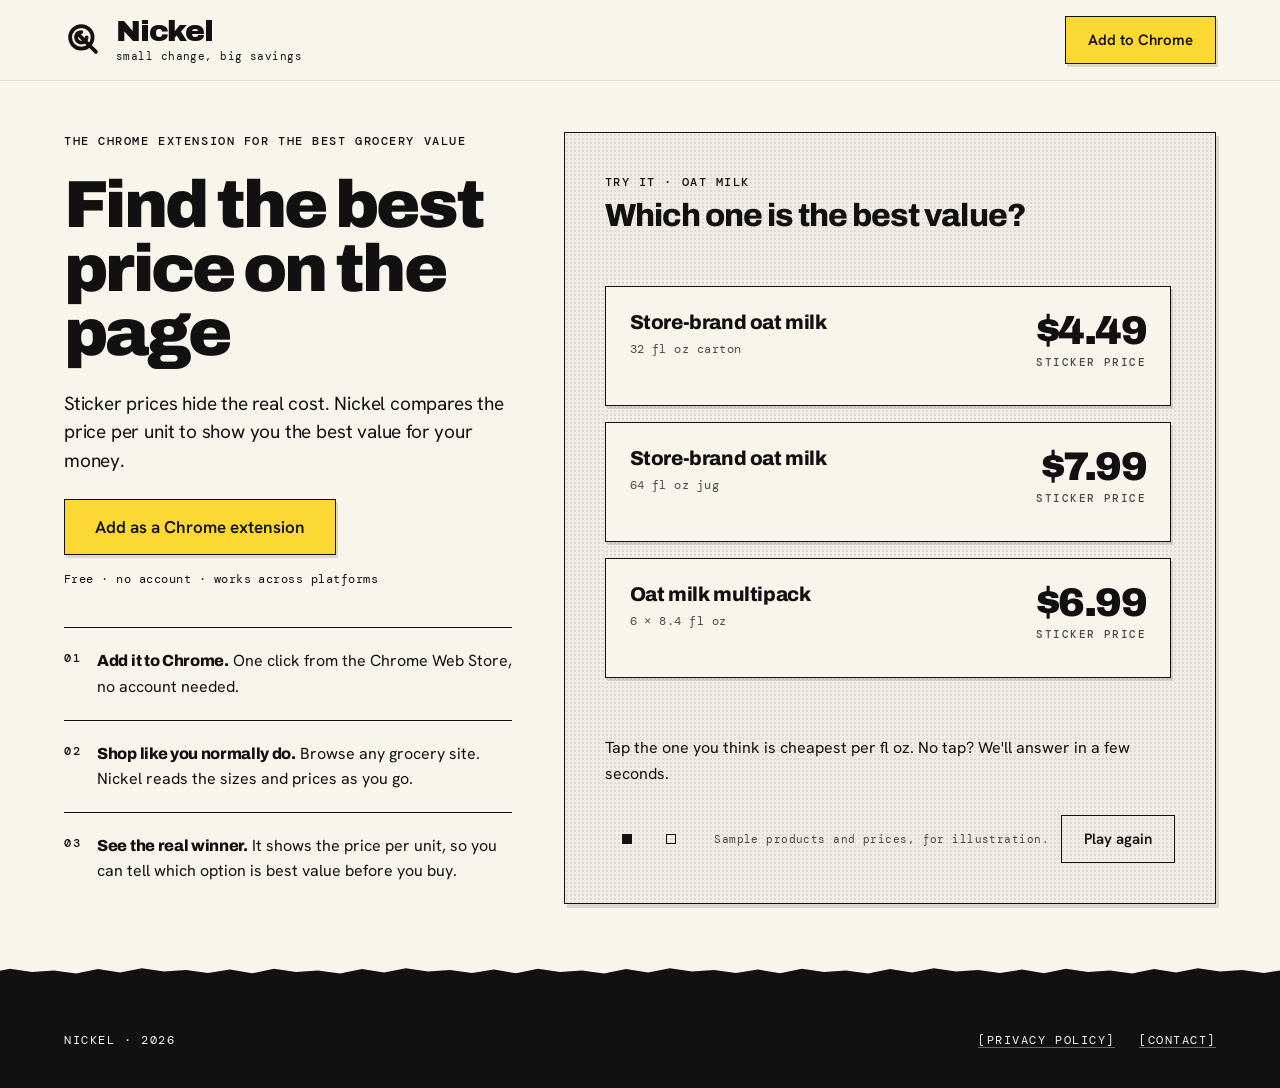
<file: index.html>
<!doctype html>
<html lang="en">
<head>
<meta charset="utf-8">
<meta name="viewport" content="width=device-width, initial-scale=1">
<title>Nickel: find the best price on the page</title>
<meta name="description" content="Nickel is a Chrome extension that compares price per unit to show you the best value for your money.">
<link rel="preconnect" href="https://fonts.googleapis.com">
<link rel="preconnect" href="https://fonts.gstatic.com" crossorigin>
<link rel="stylesheet" href="https://fonts.googleapis.com/css2?family=Archivo:wght@800;900&family=Archivo+Black&family=Hanken+Grotesk:wght@400;500;600;700&family=DM+Mono:wght@400;500&family=Permanent+Marker&display=swap">
<link rel="stylesheet" href="styles.css">
</head>
<body>
<header class="top">
  <span class="brand">
    <svg width="40" height="40" viewBox="0 0 64 64" role="img" aria-label="Nickel logo mark"><g transform="rotate(-45 32 32)"><circle cx="32" cy="26" r="18" fill="none" stroke="#111111" stroke-width="6"/><path d="M38.01 19.99 A8.5 8.5 0 1 0 38.01 32.01" fill="none" stroke="#111111" stroke-width="6" stroke-linecap="round"/><line x1="32" y1="17" x2="32" y2="59" stroke="#111111" stroke-width="6" stroke-linecap="round"/></g></svg>
    <span class="brand-text"><span class="wordmark">Nickel</span><span class="tagline">small change, big savings</span></span>
  </span>
  <a class="cta sm" href="#">Add to Chrome</a>
</header>

<main>
  <section class="left">
    <div class="intro">
      <p class="label">The Chrome extension for the best grocery value</p>
      <h1>Find the best price on the page</h1>
      <p class="sub">Sticker prices hide the real cost. Nickel compares the price per unit to show you the best value for your money.</p>
      <div class="cta-row">
        <a class="cta" href="#">Add as a Chrome extension</a>
        <span class="mono-note">Free · no account · works across platforms</span>
      </div>
    </div>
    <ol class="steps">
      <li><span class="num">01</span><p><strong>Add it to Chrome.</strong> One click from the Chrome Web Store, no account needed.</p></li>
      <li><span class="num">02</span><p><strong>Shop like you normally do.</strong> Browse any grocery site. Nickel reads the sizes and prices as you go.</p></li>
      <li><span class="num">03</span><p><strong>See the real winner.</strong> It shows the price per unit, so you can tell which option is best value before you buy.</p></li>
    </ol>
  </section>

  <section class="demo" aria-roledescription="carousel" aria-labelledby="demo-title">
    <div class="demo-head">
      <p class="label" id="eyebrow">Try it · Oat milk</p>
      <h2 id="demo-title">Which one is the best value?</h2>
    </div>

    <div class="viewport" id="viewport">
      <div class="track" id="track">
        <div class="slide game" id="slide1" role="group" aria-roledescription="slide" aria-label="1 of 2, guess the best value"></div>
        <div class="slide" id="slide2" role="group" aria-roledescription="slide" aria-label="2 of 2, Nickel in action" aria-hidden="true">
          <video id="video" src="assets/demo.mp4?v=3" poster="assets/poster.jpg?v=3" muted loop playsinline preload="auto" aria-label="Screen recording of Nickel comparing unit prices while shopping for groceries"></video>
        </div>
      </div>
    </div>

    <div class="below">
      <div aria-live="polite" class="msg" id="msg"></div>
      <div class="controls">
        <span class="dots">
          <button class="dot" id="dot1" type="button" aria-label="Show the guessing game" aria-current="true"><span></span></button>
          <button class="dot" id="dot2" type="button" aria-label="Show Nickel in action"><span></span></button>
        </span>
        <span class="right">
          <span class="mono-note muted">Sample products and prices, for illustration.</span>
          <button class="ghost" id="replay" type="button">Play again</button>
        </span>
      </div>
    </div>
  </section>
</main>

<div class="tear" aria-hidden="true">
  <svg width="100%" height="40" viewBox="0 0 1348 40" preserveAspectRatio="xMidYMin slice"><path fill="#111111" d="M0 1.5 L22 5.3 L44 0.7 L66 3.9 L88 2.4 L110 5.5 L132 1 L154 4.6 L176 0.3 L198 3.4 L220 2 L242 5 L264 1.5 L286 5.3 L308 0.7 L330 3.9 L352 2.4 L374 5.5 L396 1 L418 4.6 L440 0.3 L462 3.4 L484 2 L506 5 L528 1.5 L550 5.3 L572 0.7 L594 3.9 L616 2.4 L638 5.5 L660 1 L682 4.6 L704 0.3 L726 3.4 L748 2 L770 5 L792 1.5 L814 5.3 L836 0.7 L858 3.9 L880 2.4 L902 5.5 L924 1 L946 4.6 L968 0.3 L990 3.4 L1012 2 L1034 5 L1056 1.5 L1078 5.3 L1100 0.7 L1122 3.9 L1144 2.4 L1166 5.5 L1188 1 L1210 4.6 L1232 0.3 L1254 3.4 L1276 2 L1298 5 L1320 1.5 L1342 5.3 L1348 0.7 L1348 40 L0 40 Z"/></svg>
</div>
<footer>
  <span>Nickel · 2026</span>
  <span class="links"><a href="/privacy">[PRIVACY POLICY]</a><a href="mailto:lakshita@superrduperr.com">[CONTACT]</a></span>
</footer>

<script src="demo.js"></script>
</body>
</html>
</file>
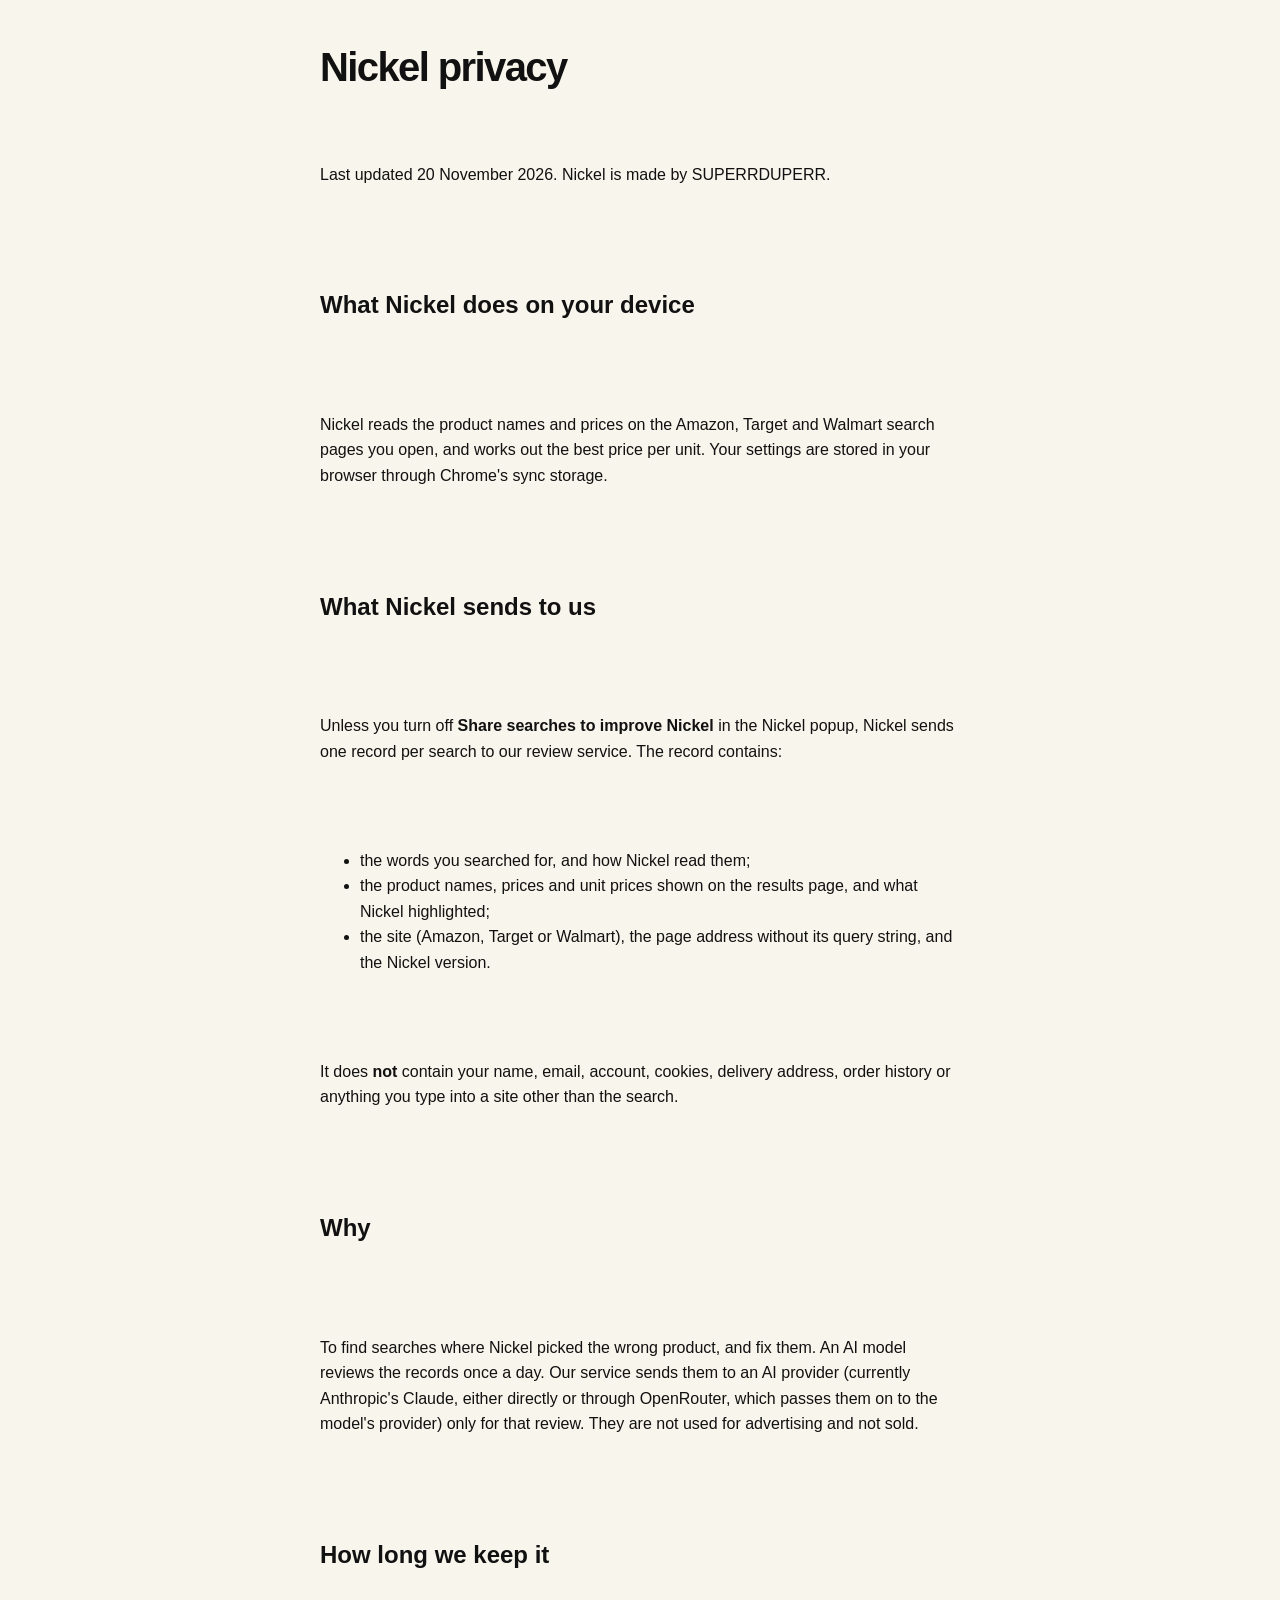
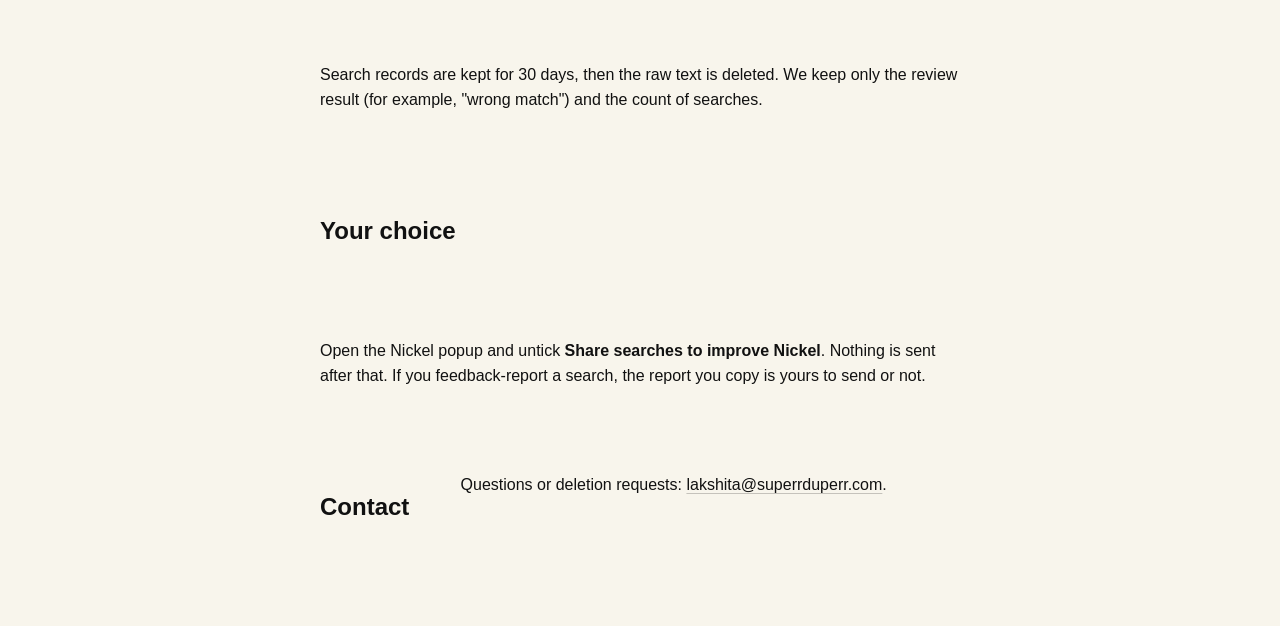
<file: privacy.html>
<!doctype html>
<html lang="en">
<head>
<meta charset="utf-8">
<meta name="viewport" content="width=device-width, initial-scale=1">
<title>Nickel privacy</title>
<link rel="stylesheet" href="styles.css">
<style>main{max-width:680px;margin:0 auto;padding:48px 20px 80px;font:16px/1.6 "Hanken Grotesk",Helvetica,Arial,sans-serif}h1{font-size:40px;margin:0 0 8px}h2{margin-top:32px}</style>
</head>
<body>
<main>
<h1>Nickel privacy</h1>
<p>Last updated 20 November 2026. Nickel is made by SUPERRDUPERR.</p>

<h2>What Nickel does on your device</h2>
<p>Nickel reads the product names and prices on the Amazon, Target and Walmart search pages you open, and works out the best price per unit. Your settings are stored in your browser through Chrome's sync storage.</p>

<h2>What Nickel sends to us</h2>
<p>Unless you turn off <b>Share searches to improve Nickel</b> in the Nickel popup, Nickel sends one record per search to our review service. The record contains:</p>
<ul>
<li>the words you searched for, and how Nickel read them;</li>
<li>the product names, prices and unit prices shown on the results page, and what Nickel highlighted;</li>
<li>the site (Amazon, Target or Walmart), the page address without its query string, and the Nickel version.</li>
</ul>
<p>It does <b>not</b> contain your name, email, account, cookies, delivery address, order history or anything you type into a site other than the search.</p>

<h2>Why</h2>
<p>To find searches where Nickel picked the wrong product, and fix them. An AI model reviews the records once a day. Our service sends them to an AI provider (currently Anthropic's Claude, either directly or through OpenRouter, which passes them on to the model's provider) only for that review. They are not used for advertising and not sold.</p>

<h2>How long we keep it</h2>
<p>Search records are kept for 30 days, then the raw text is deleted. We keep only the review result (for example, "wrong match") and the count of searches.</p>

<h2>Your choice</h2>
<p>Open the Nickel popup and untick <b>Share searches to improve Nickel</b>. Nothing is sent after that. If you feedback-report a search, the report you copy is yours to send or not.</p>

<h2>Contact</h2>
<p>Questions or deletion requests: <a href="mailto:lakshita@superrduperr.com">lakshita@superrduperr.com</a>.</p>
</main>
</body>
</html>
</file>
<file: styles.css>
/* Superrduperr brand tokens, as used on this page */
:root{
  --ink:#111111; --stock:#f8f5ec; --board:#efede6;
  --accent:#fbd832;            /* the one accent for this view: yellow */
  --good:#1e9b4b;              /* accent-green: right answer, ink text */
  --bad:#b8431a;               /* signal-undo rust: wrong answer, stock text */
  --orange:#f5741b;            /* link hover */
  --rule-hair:#11111118; --text-secondary:#111111c0;
  --lift-card:2px 3px 0 #11111120; --lift-panel:3px 4px 0 #11111120;
  --font-mark:"Archivo Black","Archivo",sans-serif;
  --font-display:"Archivo","Helvetica Neue",sans-serif;
  --font-body:"Hanken Grotesk","Helvetica Neue",sans-serif;
  --font-mono:"DM Mono",ui-monospace,monospace;
  --font-marker:"Permanent Marker",cursive;
}
*{box-sizing:border-box}
body{margin:0;background:var(--stock);color:var(--ink);font-family:var(--font-body)}
::selection{background:var(--accent);color:var(--ink)}
a{color:var(--ink);text-decoration:underline;text-decoration-color:#11111138;text-underline-offset:3px;transition:color 180ms}
a:hover{color:var(--orange);transition-duration:120ms}

.top{position:sticky;top:0;z-index:5;background:var(--stock);border-bottom:1px solid var(--rule-hair);display:flex;flex-wrap:wrap;align-items:center;justify-content:space-between;gap:16px;padding:16px clamp(20px,5vw,80px)}
.brand{display:inline-flex;align-items:center;gap:12px}
.brand-text{display:inline-flex;flex-direction:column;gap:4px}
.wordmark{font-family:var(--font-mark);font-size:30px;line-height:1;letter-spacing:-.035em}
.tagline{font-family:var(--font-mono);font-size:11px;line-height:1.2;letter-spacing:.04em}

.cta{display:inline-flex;align-items:center;min-height:56px;padding:0 30px;background:var(--accent);color:var(--ink);border:1px solid var(--ink);box-shadow:var(--lift-card);font-size:17px;font-weight:600;text-decoration:none;transition:background 180ms,color 180ms,box-shadow 120ms}
.cta.sm{min-height:48px;padding:0 22px;font-size:15px}
.cta:hover{background:var(--ink);color:var(--stock);transition-duration:120ms}
.cta:active{box-shadow:1px 2px 0 #11111120}
.cta:focus-visible{outline:3px solid var(--ink);outline-offset:3px}

main{display:flex;flex-wrap:wrap;align-items:stretch;gap:clamp(32px,4vw,64px);padding:clamp(24px,4vw,56px) clamp(20px,5vw,80px) clamp(40px,5vw,72px)}
.left{flex:1 1 360px;min-width:0;display:flex;flex-direction:column;justify-content:space-between;gap:40px}
.intro{display:flex;flex-direction:column;gap:24px}
.label{margin:0;font-family:var(--font-mono);font-size:12px;font-weight:500;line-height:1.5;letter-spacing:.13em;text-transform:uppercase}
h1{margin:0;font-family:var(--font-display);font-weight:900;font-size:clamp(44px,5.2vw,72px);line-height:.96;letter-spacing:-.04em}
.sub{margin:0;max-width:60ch;font-size:19px;line-height:1.5;letter-spacing:-.01em}
.cta-row{display:flex;flex-wrap:wrap;align-items:center;gap:16px}
.mono-note{font-family:var(--font-mono);font-size:12px;letter-spacing:.04em}
.mono-note.muted{font-size:11px;color:var(--text-secondary)}
.steps{list-style:none;margin:0;padding:0}
.steps li{display:flex;gap:16px;align-items:flex-start;padding:20px 0;border-top:1px solid var(--ink)}
.steps .num{font-family:var(--font-mono);font-size:12px;font-weight:500;letter-spacing:.13em;line-height:1.7}
.steps p{margin:0;font-size:16px;line-height:1.6}
.steps strong{font-family:var(--font-display);font-weight:800;letter-spacing:-.02em}

.demo{flex:1.5 1 520px;min-width:0;display:flex;flex-direction:column;justify-content:space-between;gap:24px;padding:clamp(24px,3.5vw,40px);background-color:var(--board);background-image:radial-gradient(#11111114 1px,transparent 1px);background-size:4px 4px;border:1px solid var(--ink);box-shadow:var(--lift-panel)}
.demo-head{display:flex;flex-direction:column;gap:8px}
.demo h2{margin:0;font-family:var(--font-display);font-weight:800;font-size:32px;line-height:1.06;letter-spacing:-.03em}
.viewport{overflow:hidden}
.track{display:flex;width:100%;transition:transform .55s cubic-bezier(.2,.7,.2,1)}
.track.on-video{transform:translateX(-100%)}
.slide{flex:0 0 100%;min-width:0;padding:0 4px 4px 0}
.slide.game{display:flex;flex-direction:column;gap:16px}
.slide video{display:block;width:100%;aspect-ratio:960/610;object-fit:cover;border:1px solid var(--ink);box-shadow:var(--lift-card);background:var(--ink)}

.opt{display:flex;flex-direction:column;width:100%;min-height:120px;padding:24px;font-family:inherit;text-align:left;color:var(--ink);background:var(--stock);border:1px solid var(--ink);box-shadow:var(--lift-card);cursor:pointer;transition:background 180ms}
.opt:hover{background:var(--board);transition-duration:120ms}
.opt:focus-visible{outline:3px solid var(--ink);outline-offset:3px}
.opt .row{display:flex;justify-content:space-between;align-items:flex-start;gap:16px;width:100%}
.opt .l{display:flex;flex-direction:column;gap:8px;min-width:0}
.opt .name{display:flex;flex-wrap:wrap;align-items:center;gap:10px;font-family:var(--font-display);font-size:20px;font-weight:800;letter-spacing:-.02em}
.opt .sub2{font-family:var(--font-mono);font-size:12px;letter-spacing:.04em;color:var(--text-secondary)}
.opt .r{display:flex;flex-direction:column;align-items:flex-end;gap:4px;flex-shrink:0}
.opt .big{font-family:var(--font-display);font-weight:900;font-size:40px;line-height:1;letter-spacing:-.04em}
.opt .lbl{font-family:var(--font-mono);font-size:11px;font-weight:500;letter-spacing:.13em;text-transform:uppercase;color:var(--text-secondary)}
.opt .tag{padding:2px 10px;background:var(--stock);color:var(--ink);border:1px solid var(--ink);font-family:var(--font-marker);font-size:15px;font-weight:400;letter-spacing:.02em;text-transform:uppercase}
.opt.good{background:var(--good);color:var(--ink);cursor:default}
.opt.bad{background:var(--bad);color:var(--stock);cursor:default}
.opt.good .sub2,.opt.good .lbl{color:var(--ink)}
.opt.bad .sub2,.opt.bad .lbl{color:var(--stock)}
.opt.mine{border-width:2px;border-color:var(--ink)}
.opt.good:hover,.opt.bad:hover{transition:none}
.opt.good:hover{background:var(--good)}.opt.bad:hover{background:var(--bad)}

.below{display:flex;flex-direction:column;gap:16px}
.msg{min-height:64px;display:flex;flex-direction:column;gap:6px}
.msg .p1{margin:0;font-size:16px;line-height:1.6}
.msg .v{margin:0;font-family:var(--font-display);font-size:19px;font-weight:800;line-height:1.2;letter-spacing:-.025em}
.msg .d{margin:0;font-size:14px;line-height:1.55;color:var(--text-secondary)}
.controls{display:flex;flex-wrap:wrap;align-items:center;justify-content:space-between;gap:12px}
.right{display:inline-flex;flex-wrap:wrap;align-items:center;gap:12px}
.dots{display:inline-flex;align-items:center}
.dot{width:44px;height:44px;display:inline-flex;align-items:center;justify-content:center;background:transparent;border:0;cursor:pointer;padding:0}
.dot span{display:block;width:10px;height:10px;border:1px solid var(--ink);background:transparent}
.dot[aria-current="true"] span{background:var(--ink)}
.dot:focus-visible{outline:3px solid var(--ink);outline-offset:-6px}
.ghost{min-height:48px;padding:0 22px;border:1px solid var(--ink);background:transparent;color:var(--ink);font-family:inherit;font-size:15px;font-weight:600;cursor:pointer;transition:background 180ms,color 180ms}
.ghost:hover{background:var(--ink);color:var(--stock);transition-duration:120ms}
.ghost:focus-visible{outline:3px solid var(--ink);outline-offset:3px}

.tear{height:40px;overflow:hidden;line-height:0}
.tear svg{display:block}
footer{display:flex;flex-wrap:wrap;align-items:center;justify-content:space-between;gap:16px;background:var(--ink);color:var(--stock);padding:24px clamp(20px,5vw,80px) 40px;font-family:var(--font-mono);font-size:12px;letter-spacing:.13em;text-transform:uppercase}
footer .links{display:flex;flex-wrap:wrap;gap:24px}
footer a{color:var(--stock);text-decoration-color:#f8f5ec60}
footer a:hover{color:var(--orange)}

@media (prefers-reduced-motion:reduce){.track{transition:none}.opt,.cta,.ghost,a{transition:none}}
</file>
